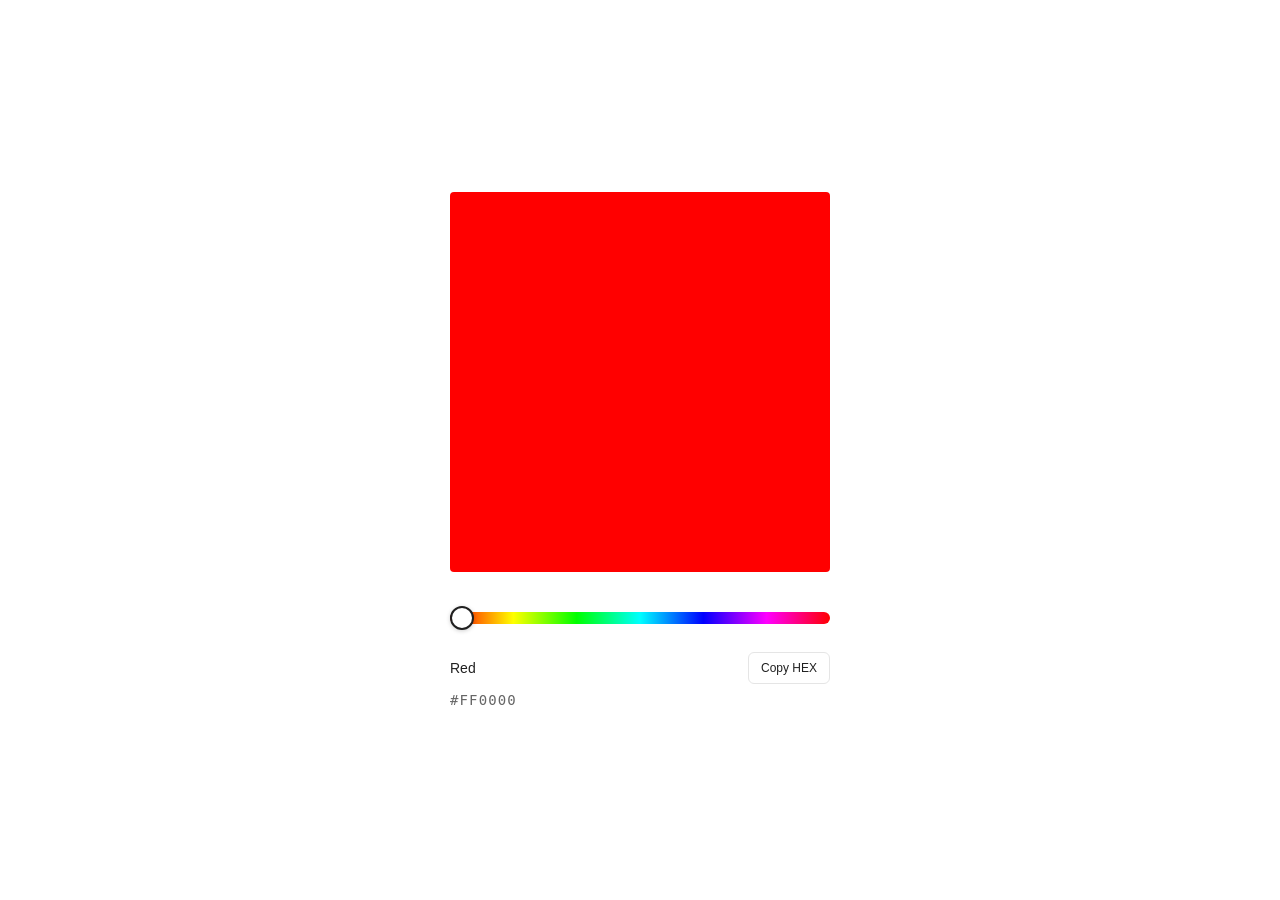
<file: indexhtmlcode.html>
<!DOCTYPE html>
<html lang="en">
<head>
  <meta charset="UTF-8">
  <meta name="viewport" content="width=device-width, initial-scale=1.0">
  <meta name="theme-color" content="#ffffff">
  <title>Rainbow Square</title>
  <link rel="stylesheet" href="style.css">
  <script src="app.js" defer></script>
</head>
<body>
  <main class="app">
    <div
      id="color-square"
      class="color-square"
      role="img"
      aria-label="Color preview"
    ></div>

    <div class="controls">
      <label for="color-slider" class="visually-hidden">
        Choose a color
      </label>

      <input
        type="range"
        id="color-slider"
        min="0"
        max="359"
        value="0"
        step="1"
        aria-label="Rainbow color slider"
      />

      <div class="color-info">
        <span id="color-name">Red</span>
        <button id="copy-button" type="button">
          <span id="copy-label">Copy HEX</span>
        </button>
      </div>

      <p id="hex-value" aria-live="polite">#FF0000</p>
    </div>
  </main>
</body>
</html>
</file>
<file: style.css>
/* Reset */
* {
  box-sizing: border-box;
}

:root {
  font-family: Inter, -apple-system, BlinkMacSystemFont,
    "Segoe UI", sans-serif;
  color: #202020;
  background: #ffffff;
}

body {
  margin: 0;
  min-height: 100vh;
  min-height: 100dvh;
  display: grid;
  place-items: center;
  padding: 24px;
}

.app {
  width: 100%;
  max-width: 380px;
  display: flex;
  flex-direction: column;
  align-items: center;
  gap: 30px;
}

/* Color preview */
.color-square {
  width: 100%;
  aspect-ratio: 1 / 1;
  background-color: hsl(0, 100%, 50%);
  border-radius: 4px;
  transition: background-color 80ms linear;
}

/* Slider */
.controls {
  width: 100%;
}

#color-slider {
  display: block;
  width: 100%;
  height: 32px;
  margin: 0;
  cursor: pointer;
  appearance: none;
  -webkit-appearance: none;
  background: transparent;
}

/* Rainbow track */
#color-slider::-webkit-slider-runnable-track {
  height: 12px;
  border-radius: 999px;
  background: linear-gradient(
    to right,
    #ff0000 0%,
    #ffff00 16.67%,
    #00ff00 33.33%,
    #00ffff 50%,
    #0000ff 66.67%,
    #ff00ff 83.33%,
    #ff0000 100%
  );
}

#color-slider::-moz-range-track {
  height: 12px;
  border-radius: 999px;
  background: linear-gradient(
    to right,
    #ff0000,
    #ffff00,
    #00ff00,
    #00ffff,
    #0000ff,
    #ff00ff,
    #ff0000
  );
}

/* Slider thumb */
#color-slider::-webkit-slider-thumb {
  appearance: none;
  -webkit-appearance: none;
  width: 24px;
  height: 24px;
  margin-top: -6px;
  border-radius: 50%;
  background: #ffffff;
  border: 2px solid #202020;
  box-shadow: 0 1px 4px #00000030;
}

#color-slider::-moz-range-thumb {
  width: 20px;
  height: 20px;
  border-radius: 50%;
  background: #ffffff;
  border: 2px solid #202020;
  box-shadow: 0 1px 4px #00000030;
}

/* Color information */
.color-info {
  display: flex;
  align-items: center;
  justify-content: space-between;
  margin-top: 18px;
}

#color-name {
  font-size: 14px;
  font-weight: 500;
}

#copy-button {
  padding: 8px 12px;
  border: 1px solid #e5e5e5;
  border-radius: 6px;
  background: #ffffff;
  color: #202020;
  font: inherit;
  font-size: 12px;
  cursor: pointer;
}

#copy-button:hover {
  background: #f5f5f5;
}

#copy-button:focus-visible,
#color-slider:focus-visible {
  outline: 2px solid #555555;
  outline-offset: 4px;
}

#hex-value {
  margin: 8px 0 0;
  font-family: "SFMono-Regular", Consolas, monospace;
  font-size: 14px;
  letter-spacing: 0.08em;
  color: #666666;
}

.visually-hidden {
  position: absolute;
  width: 1px;
  height: 1px;
  padding: 0;
  margin: -1px;
  overflow: hidden;
  clip-path: inset(50%);
  white-space: nowrap;
  border: 0;
}

/* Small screens */
@media (max-width: 420px) {
  .app {
    max-width: 320px;
    gap: 24px;
  }

}


/* Layout for the color picker and Pokémon viewer */
.app-layout {
  display: grid;
  grid-template-columns: repeat(2, minmax(0, 1fr));
  align-items: start;
  gap: 2rem;
  width: 100%;
}

/* Keep each section from overflowing its column */
.color-picker,
.pokemon-panel {
  min-width: 0;
  width: 100%;
  box-sizing: border-box;
}

.pokemon-panel {
  text-align: center;
}

.pokemon-panel h2 {
  margin-top: 0;
}

.pokemon-image-container {
  display: flex;
  align-items: center;
  justify-content: center;
  min-height: 220px;
}

#pokemon-image {
  display: block;
  width: 200px;
  height: 200px;
  max-width: 100%;
  object-fit: contain;
  image-rendering: pixelated;
}

#pokemon-name {
  text-transform: capitalize;
  margin-bottom: 0.4rem;
}

#pokemon-number {
  margin-top: 0;
  color: #666;
}

.pokemon-navigation {
  display: flex;
  justify-content: center;
  flex-wrap: wrap;
  gap: 0.75rem;
}

.pokemon-navigation button {
  padding: 0.65rem 1rem;
  border: 1px solid #ccc;
  border-radius: 8px;
  background: #fff;
  color: #222;
  cursor: pointer;
  font: inherit;
}

.pokemon-navigation button:hover {
  background: #f2f2f2;
}

.pokemon-navigation button:disabled {
  opacity: 0.5;
  cursor: not-allowed;
}

#pokemon-status {
  min-height: 1.5em;
  font-size: 0.9rem;
}

/* Stack the panels on phones */
@media (max-width: 650px) {
  .app-layout {
    grid-template-columns: minmax(0, 1fr);
    gap: 2rem;
  }
}
</file>
